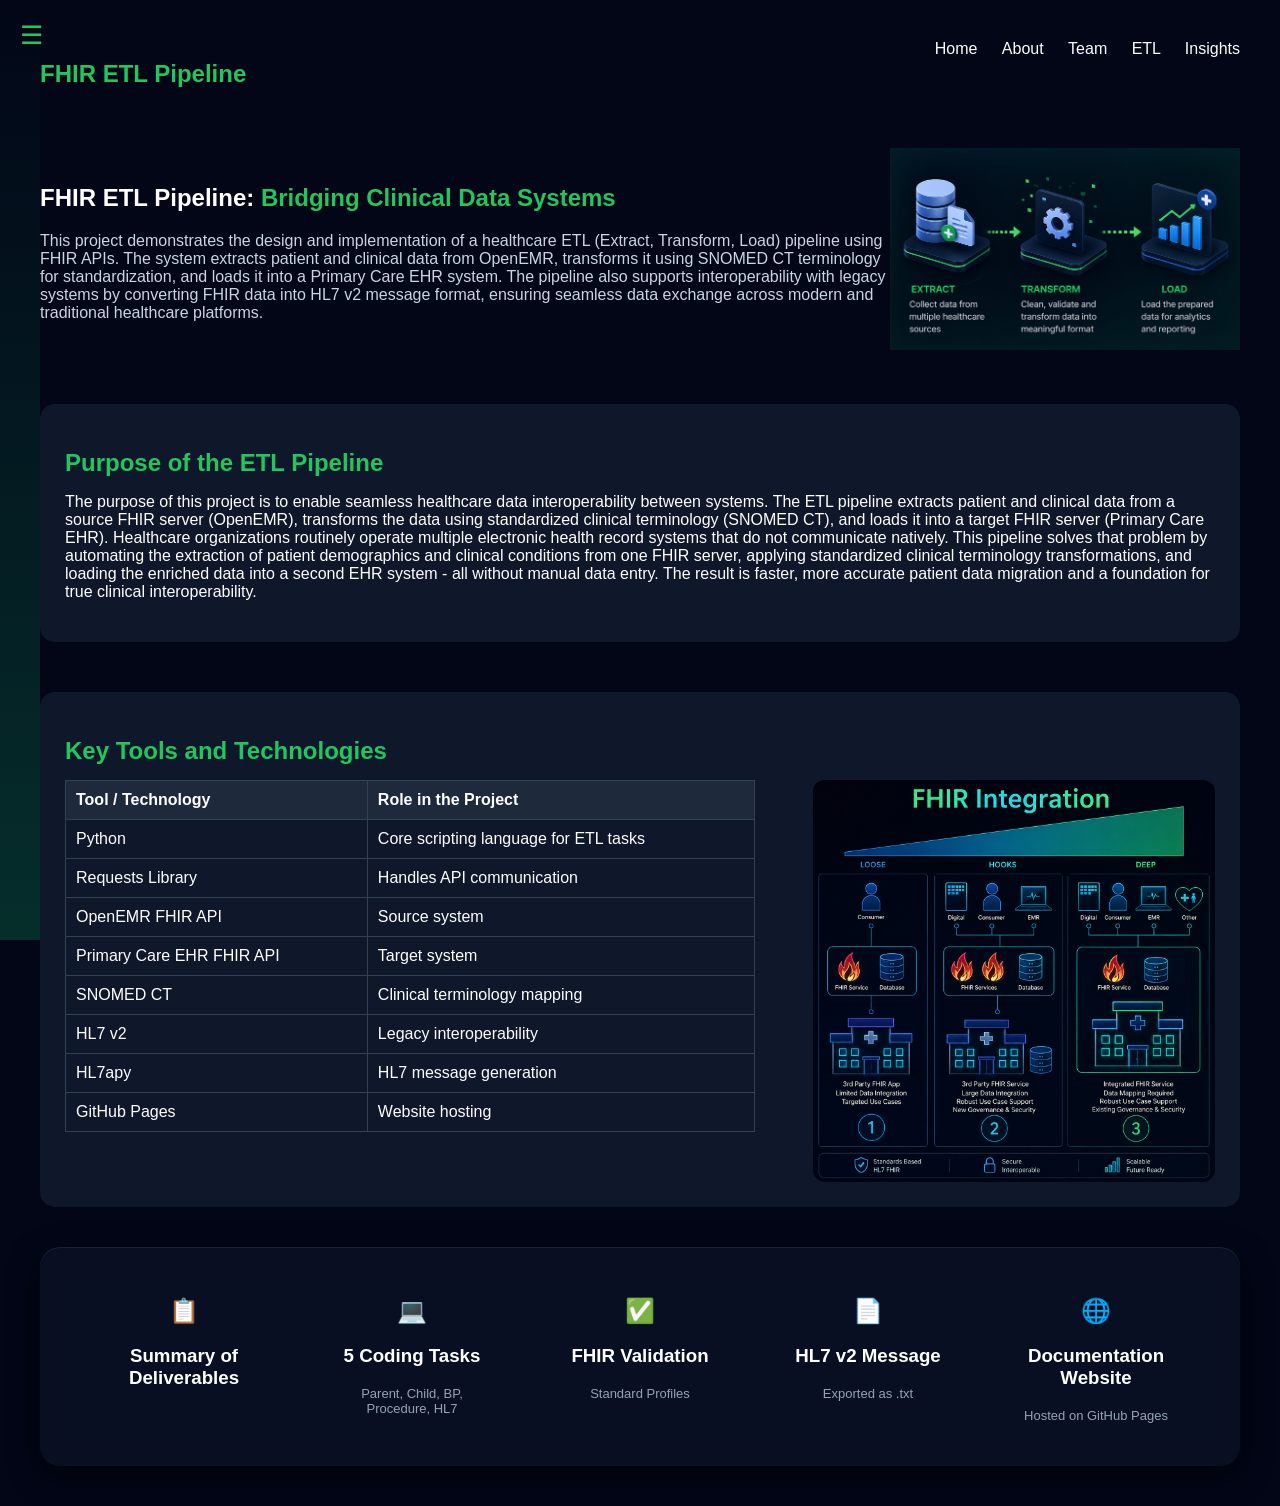
<file: index.html>
<!DOCTYPE html>
<html>
<head>
<meta charset="UTF-8">
<title>FHIR ETL Pipeline</title>

<style>

/* BASE */
body {
    margin:0;
    font-family:Arial;
    background:#020617;
    color:white;
}

/* TOGGLE BUTTON */
#menuToggle {
    position:fixed;
    top:20px;
    left:20px;
    font-size:26px;
    cursor:pointer;
    z-index:1001;
    color:#22c55e;
}

/* SIDEBAR */
.sidebar {
    position:fixed;
    left:-260px;
    top:0;
    width:260px;
    height:100%;
    background: linear-gradient(180deg, #020617, #052e2b);
    padding:20px;
    transition:0.3s;
    z-index:1000;
}

.sidebar.active {
    left:0;
}

.sidebar h2 {
    color:#22c55e;
}

.subtitle {
    font-size:12px;
    color:#94a3af;
    margin-bottom:20px;
}

.nav-section {
    margin-top:15px;
}

.nav-section-title {
    font-weight:bold;
    margin-bottom:5px;
}

.nav-link {
    display:block;
    color:white;
    text-decoration:none;
    padding:5px;
    margin-left:10px;
    font-size:14px;
}

.nav-link:hover {
    color:#22c55e;
}

/* MAIN */
.main {
    transition:0.3s;
    padding:40px;
}

.main.shift {
    margin-left:260px;
}

/* HEADER */
header {
    display:flex;
    justify-content:space-between;
    margin-bottom:40px;
}

header h2 {
    color:#22c55e;
}

nav a {
    margin-left:20px;
    color:white;
    text-decoration:none;
}

nav a:hover {
    color:#22c55e;
}

/* HERO */
.hero {
    display:flex;
    align-items:center;
}

.hero-left {
    flex:1;
}

.hero-left h1 span {
    color:#22c55e;
}

.hero-left p {
    color:#cbd5e1;
}

.hero-right img {
    width:350px;
}

/* SUMMARY */
.summary {
    margin-top:40px;
    padding:30px;
    border-radius:20px;
    background: rgba(15, 23, 42, 0.6);
    backdrop-filter: blur(12px);
    box-shadow:
        0 10px 30px rgba(0,0,0,0.7),
        inset 0 1px 0 rgba(255,255,255,0.08);
    display:flex;
    justify-content:space-around;
    flex-wrap:wrap;
}

.summary-box {
    text-align:center;
    width:160px;
}

.summary-box p {
    font-size:13px;
    color:#94a3b8;
}

/* SECTION */
.section {
    margin-top:50px;
    background:#0f172a;
    padding:25px;
    border-radius:15px;
}

.section h2 {
    color:#22c55e;
    margin-bottom:15px;
}

/* TABLE */
.table {
    width:100%;
    border-collapse:collapse;
}

.table th, .table td {
    border:1px solid #334155;
    padding:10px;
    text-align:left;
}

.table th {
    background:#1e293b;
}

/* FIXED SIDE-BY-SIDE */
.tools-container {
    display:flex;
    justify-content:space-between;
    align-items:flex-start;
    gap:30px;
}

/* FORCE TABLE WIDTH */
.tools-container table {
    width:60%;
}

/* IMAGE FIX */
.tools-container img {
    width:35%;
    max-width:420px;
    border-radius:12px;
    object-fit:contain;
}

/* RESPONSIVE */
@media (max-width:900px) {
    .tools-container {
        flex-direction:column;
    }

    .tools-container table,
    .tools-container img {
        width:100%;
    }
}

</style>
</head>

<body>

<div id="menuToggle" onclick="toggleSidebar()">☰</div>

<div class="sidebar" id="sidebar">

<h2>FHIR ETL PIPELINE</h2>
<p class="subtitle">Bridging Clinical Data Systems</p>

<div class="nav-section">
    <div class="nav-section-title"> HOME</div>
    <a href="index.html" class="nav-link">Project Overview</a>
</div>

<div class="nav-section">
    <div class="nav-section-title"> ETL PIPELINE</div>
    <a href="etl.html" class="nav-link">Extraction</a>
    <a href="etl.html" class="nav-link">Transformation</a>
    <a href="etl.html" class="nav-link">Loading</a>
    <a href="etl.html" class="nav-link">Task 1</a>
    <a href="etl.html" class="nav-link">Task 2</a>
    <a href="etl.html" class="nav-link">Task 3</a>
    <a href="etl.html" class="nav-link">Task 4</a>
    <a href="etl.html" class="nav-link">Task 5</a>
</div>

<div class="nav-section">
    <div class="nav-section-title"> INSIGHTS</div>
    <a href="insights.html" class="nav-link">Key Insights</a>
    <a href="insights.html" class="nav-link">Challanges</a>
    <a href="insights.html" class="nav-link">Lessons Learned</a>
    <a href="insights.html" class="nav-link">Data Visualizations</a>
    <a href="insights.html" class="nav-link">Future Improvements</a>
</div>

<div class="nav-section">
    <div class="nav-section-title"> TEAM</div>
    <a href="team.html" class="nav-link">Team Contribution</a>
</div>

<div class="nav-section">
    <div class="nav-section-title"> ABOUT</div>
    <a href="about.html" class="nav-link">Presentation Content</a>
</div>

</div>

<div class="main">

<header>
<h2>FHIR ETL Pipeline</h2>

<nav>
<a href="index.html">Home</a>
<a href="about.html">About</a>
<a href="team.html">Team</a>
<a href="etl.html">ETL</a>
<a href="insights.html">Insights</a>
</nav>
</header>

<section class="hero">

<div class="hero-left">

<h1>FHIR ETL Pipeline: <span>Bridging Clinical Data Systems</span></h1>

<p>
This project demonstrates the design and implementation of a healthcare ETL (Extract, Transform, Load) pipeline using FHIR APIs.
The system extracts patient and clinical data from OpenEMR, transforms it using SNOMED CT terminology for standardization,
and loads it into a Primary Care EHR system.

The pipeline also supports interoperability with legacy systems by converting FHIR data into HL7 v2 message format,
ensuring seamless data exchange across modern and traditional healthcare platforms.
</p>

</div>

<div class="hero-right">
<img src="images/etl.png">
</div>

</section>

<div class="section">
<h2>Purpose of the ETL Pipeline</h2>
<p>
The purpose of this project is to enable seamless healthcare data interoperability between systems.
The ETL pipeline extracts patient and clinical data from a source FHIR server (OpenEMR),
transforms the data using standardized clinical terminology (SNOMED CT),
and loads it into a target FHIR server (Primary Care EHR).
Healthcare organizations routinely operate multiple electronic health record systems that do not communicate natively.
    This pipeline solves that problem by automating the extraction of patient demographics and clinical conditions
    from one FHIR server, applying standardized clinical terminology transformations, and loading the enriched
    data into a second EHR system - all without manual data entry.
    The result is faster, more accurate patient data migration and a foundation for true clinical interoperability.

</p>
</div>

<!--SECTION -->
<div class="section">
<h2>Key Tools and Technologies</h2>

<div class="tools-container">

<table class="table">
<tr><th>Tool / Technology</th><th>Role in the Project</th></tr>
<tr><td>Python</td><td>Core scripting language for ETL tasks</td></tr>
<tr><td>Requests Library</td><td>Handles API communication</td></tr>
<tr><td>OpenEMR FHIR API</td><td>Source system</td></tr>
<tr><td>Primary Care EHR FHIR API</td><td>Target system</td></tr>
<tr><td>SNOMED CT</td><td>Clinical terminology mapping</td></tr>
<tr><td>HL7 v2</td><td>Legacy interoperability</td></tr>
<tr><td>HL7apy</td><td>HL7 message generation</td></tr>
<tr><td>GitHub Pages</td><td>Website hosting</td></tr>
</table>

<img src="images/fhir_fixed.png" alt="FHIR Integration Diagram">

</div>
</div>

<div class="summary">

<div class="summary-box">
<h2>📋</h2>
<h3>Summary of Deliverables</h3>
</div>

<div class="summary-box">
<h2>💻</h2>
<h3>5 Coding Tasks</h3>
<p>Parent, Child, BP, Procedure, HL7</p>
</div>

<div class="summary-box">
<h2>✅</h2>
<h3>FHIR Validation</h3>
<p>Standard Profiles</p>
</div>

<div class="summary-box">
<h2>📄</h2>
<h3>HL7 v2 Message</h3>
<p>Exported as .txt</p>
</div>

<div class="summary-box">
<h2>🌐</h2>
<h3>Documentation Website</h3>
<p>Hosted on GitHub Pages</p>
</div>

</div>

</div>

<script>
function toggleSidebar() {
    document.getElementById("sidebar").classList.toggle("active");
    document.querySelector(".main").classList.toggle("shift");
}
</script>

</body>
</html>
</file>
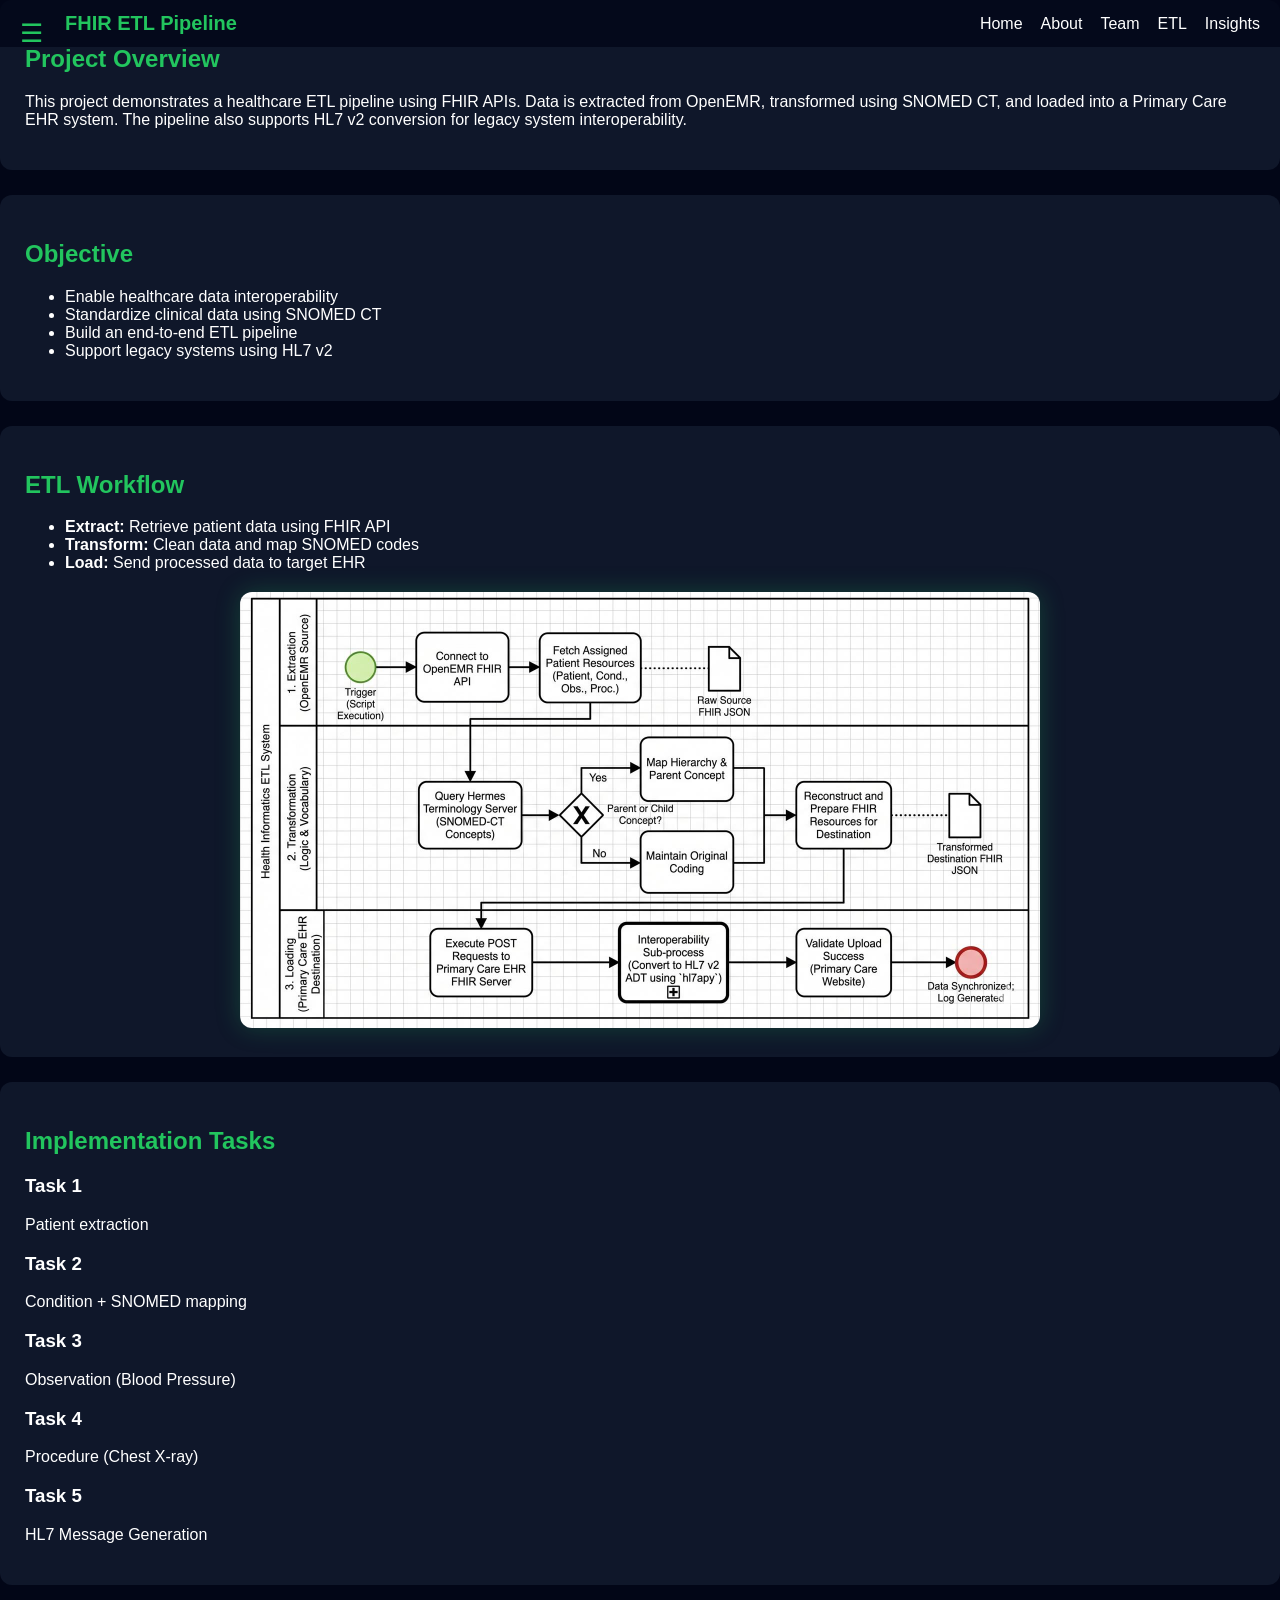
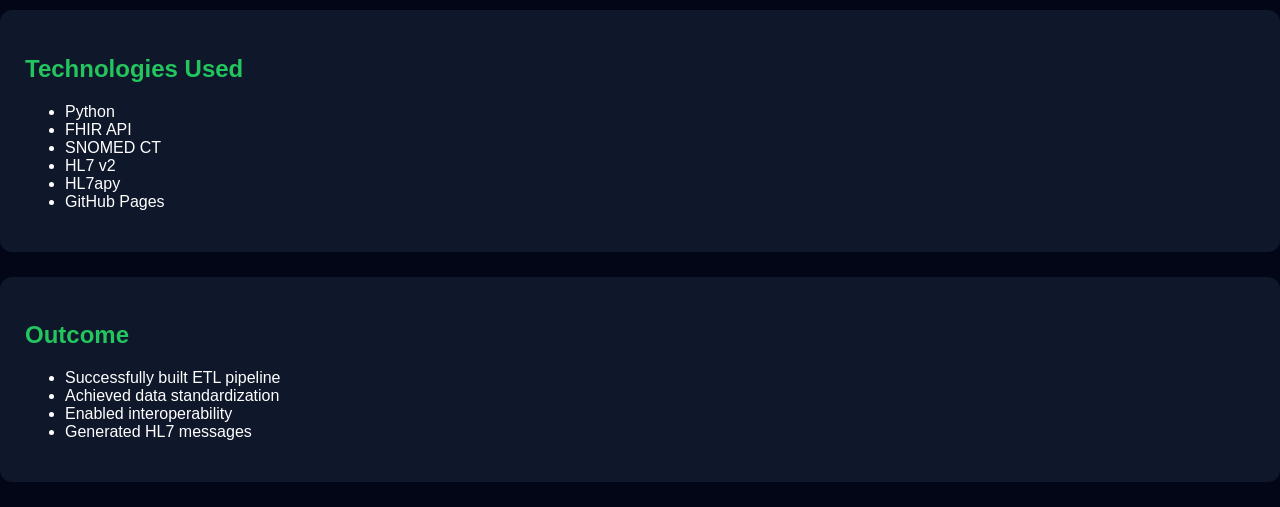
<file: about.html>
<!DOCTYPE html>
<html>
<head>
<meta charset="UTF-8">
<title>About - FHIR ETL Pipeline</title>

<style>
body {
    margin: 0;
    font-family: Arial, sans-serif;
    background: #020617;
    color: white;
    overflow-x: hidden;
}

/* MENU BUTTON */
#menuToggle {
    position: fixed;
    top: 18px;
    left: 20px;
    font-size: 26px;
    cursor: pointer;
    color: #22c55e;
    z-index: 1100;
}

/* HEADER */
.header {
    position: fixed;
    top: 0;
    left: 0;
    width: 100%;

    display: flex;
    align-items: center;
    justify-content: space-between;

    padding: 12px 20px;
    padding-left: 65px;

    background: rgba(2,6,23,0.75);
    backdrop-filter: blur(12px);

    z-index: 999;
    box-sizing: border-box;
}

/* LOGO */
.logo {
    color: #22c55e;
    font-size: 20px;
    font-weight: bold;
}

/* NAV LINKS */
.nav-links {
    display: flex;
    gap: 18px;
}

.nav-links a {
    color: white;
    text-decoration: none;
}

.nav-links a:hover {
    color: #22c55e;
}

/* SIDEBAR */
.sidebar {
    position: fixed;
    top: 0;
    left: -100%;
    width: 260px;
    height: 100%;
    background: linear-gradient(180deg, #022c22, #020617);
    padding: 90px 20px;
    transition: 0.3s;
    z-index: 1000;
}

.sidebar.active {
    left: 0;
}

.sidebar a {
    display: block;
    padding: 12px;
    margin-bottom: 10px;
    border-radius: 25px;
    border: 1px solid #22c55e;
    color: white;
    text-decoration: none;
}

/* OVERLAY */
.overlay {
    position: fixed;
    width: 100%;
    height: 100%;
    background: rgba(0,0,0,0.5);
    display: none;
    z-index: 900;
}

.overlay.active {
    display: block;
}

/* MAIN */
.main {
    padding: 120px 60px;
}

/* CARDS */
.card {
    background: #0f172a;
    padding: 25px;
    border-radius: 12px;
    margin-bottom: 25px;
}

h2 {
    color: #22c55e;
}
</style>
</head>

<body>

<!-- MENU -->
<div id="menuToggle" onclick="openMenu()">☰</div>

<!-- SIDEBAR -->
<div class="sidebar" id="sidebar">
    <h2>FHIR ETL PIPELINE</h2>
    <a href="index.html">Home</a>
    <a href="etl.html">ETL</a>
    <a href="insights.html">Insights</a>
    <a href="team.html">Team</a>
    <a href="about.html">About</a>
</div>

<!-- OVERLAY -->
<div class="overlay" id="overlay" onclick="closeMenu()"></div>

<!-- HEADER -->
<div class="header">
    <div class="logo">FHIR ETL Pipeline</div>
    <div class="nav-links">
        <a href="index.html">Home</a>
        <a href="about.html">About</a>
        <a href="team.html">Team</a>
        <a href="etl.html">ETL</a>
        <a href="insights.html">Insights</a>
    </div>
</div>


</div>

<script>
function openMenu() {
    document.getElementById("sidebar").classList.add("active");
    document.getElementById("overlay").classList.add("active");
}

function closeMenu() {
    document.getElementById("sidebar").classList.remove("active");
    document.getElementById("overlay").classList.remove("active");
}

window.addEventListener("scroll", closeMenu);
</script>

</body>
</html>
<!-- OVERVIEW -->
<div class="card">
<h2> Project Overview</h2>
<p>
This project demonstrates a healthcare ETL pipeline using FHIR APIs.
Data is extracted from OpenEMR, transformed using SNOMED CT, and loaded into a Primary Care EHR system.
The pipeline also supports HL7 v2 conversion for legacy system interoperability.
</p>
</div>

<!-- OBJECTIVE -->
<div class="card">
<h2> Objective</h2>
<ul>
<li>Enable healthcare data interoperability</li>
<li>Standardize clinical data using SNOMED CT</li>
<li>Build an end-to-end ETL pipeline</li>
<li>Support legacy systems using HL7 v2</li>
</ul>
</div>

<!-- ETL FLOW -->
<div class="card">
<h2> ETL Workflow</h2>

<ul>
<li><b>Extract:</b> Retrieve patient data using FHIR API</li>
<li><b>Transform:</b> Clean data and map SNOMED codes</li>
<li><b>Load:</b> Send processed data to target EHR</li>
</ul>

<!--IMAGE -->
<div style="text-align:center; margin-top:20px;">
<img src="images/pipeline.png" style="
    width:100%;
    max-width:800px;
    border-radius:12px;
    box-shadow:0 0 25px rgba(34,197,94,0.25);
">
</div>

</div>

<!-- TASKS -->
<div class="card">
<h2> Implementation Tasks</h2>

<div class="grid">

<div>
<h3>Task 1</h3>
<p>Patient extraction</p>
</div>

<div>
<h3>Task 2</h3>
<p>Condition + SNOMED mapping</p>
</div>

<div>
<h3>Task 3</h3>
<p>Observation (Blood Pressure)</p>
</div>

<div>
<h3>Task 4</h3>
<p>Procedure (Chest X-ray)</p>
</div>

<div>
<h3>Task 5</h3>
<p>HL7 Message Generation</p>
</div>

</div>

</div>

<!-- TECHNOLOGY -->
<div class="card">
<h2> Technologies Used</h2>
<ul>
<li>Python</li>
<li>FHIR API</li>
<li>SNOMED CT</li>
<li>HL7 v2</li>
<li>HL7apy</li>
<li>GitHub Pages</li>
</ul>
</div>

<!-- OUTCOME -->
<div class="card">
<h2> Outcome</h2>
<ul>
<li>Successfully built ETL pipeline</li>
<li>Achieved data standardization</li>
<li>Enabled interoperability</li>
<li>Generated HL7 messages</li>
</ul>
</div>

</div>

</body>
</html>
</file>
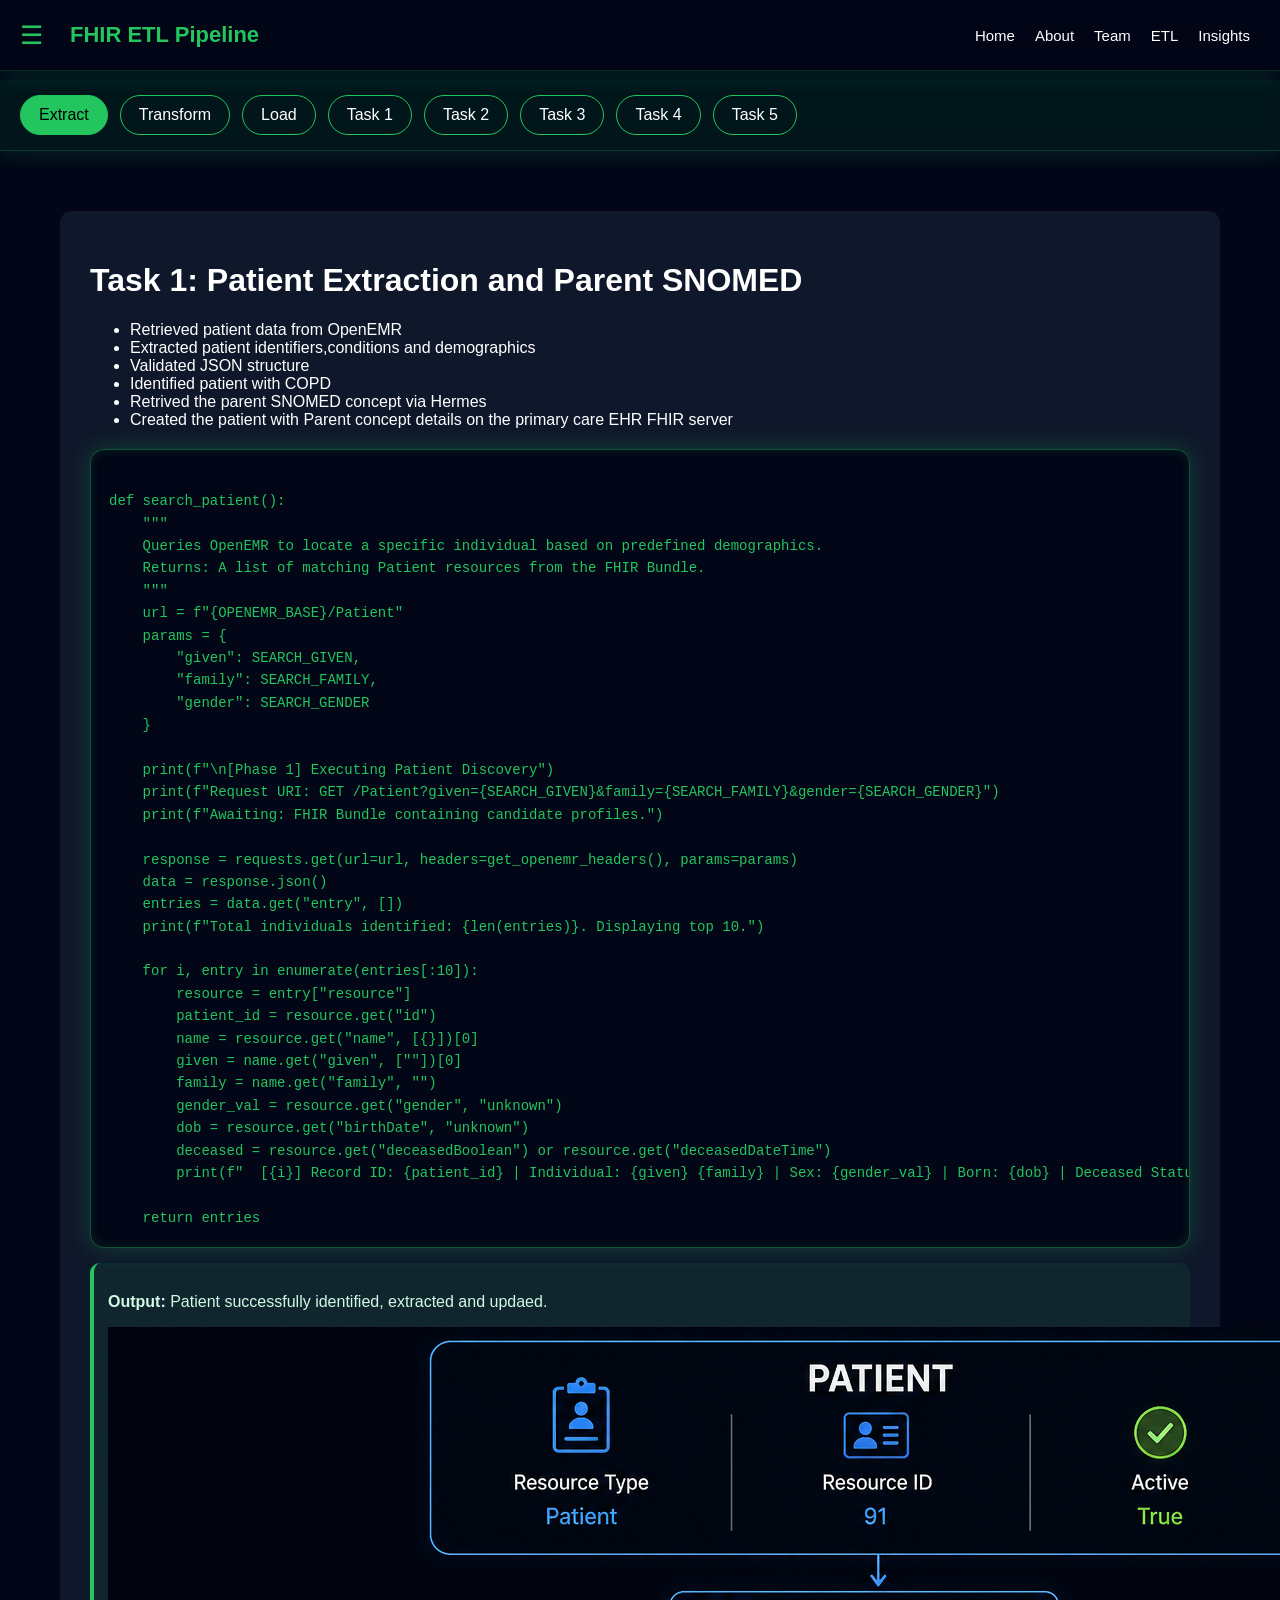
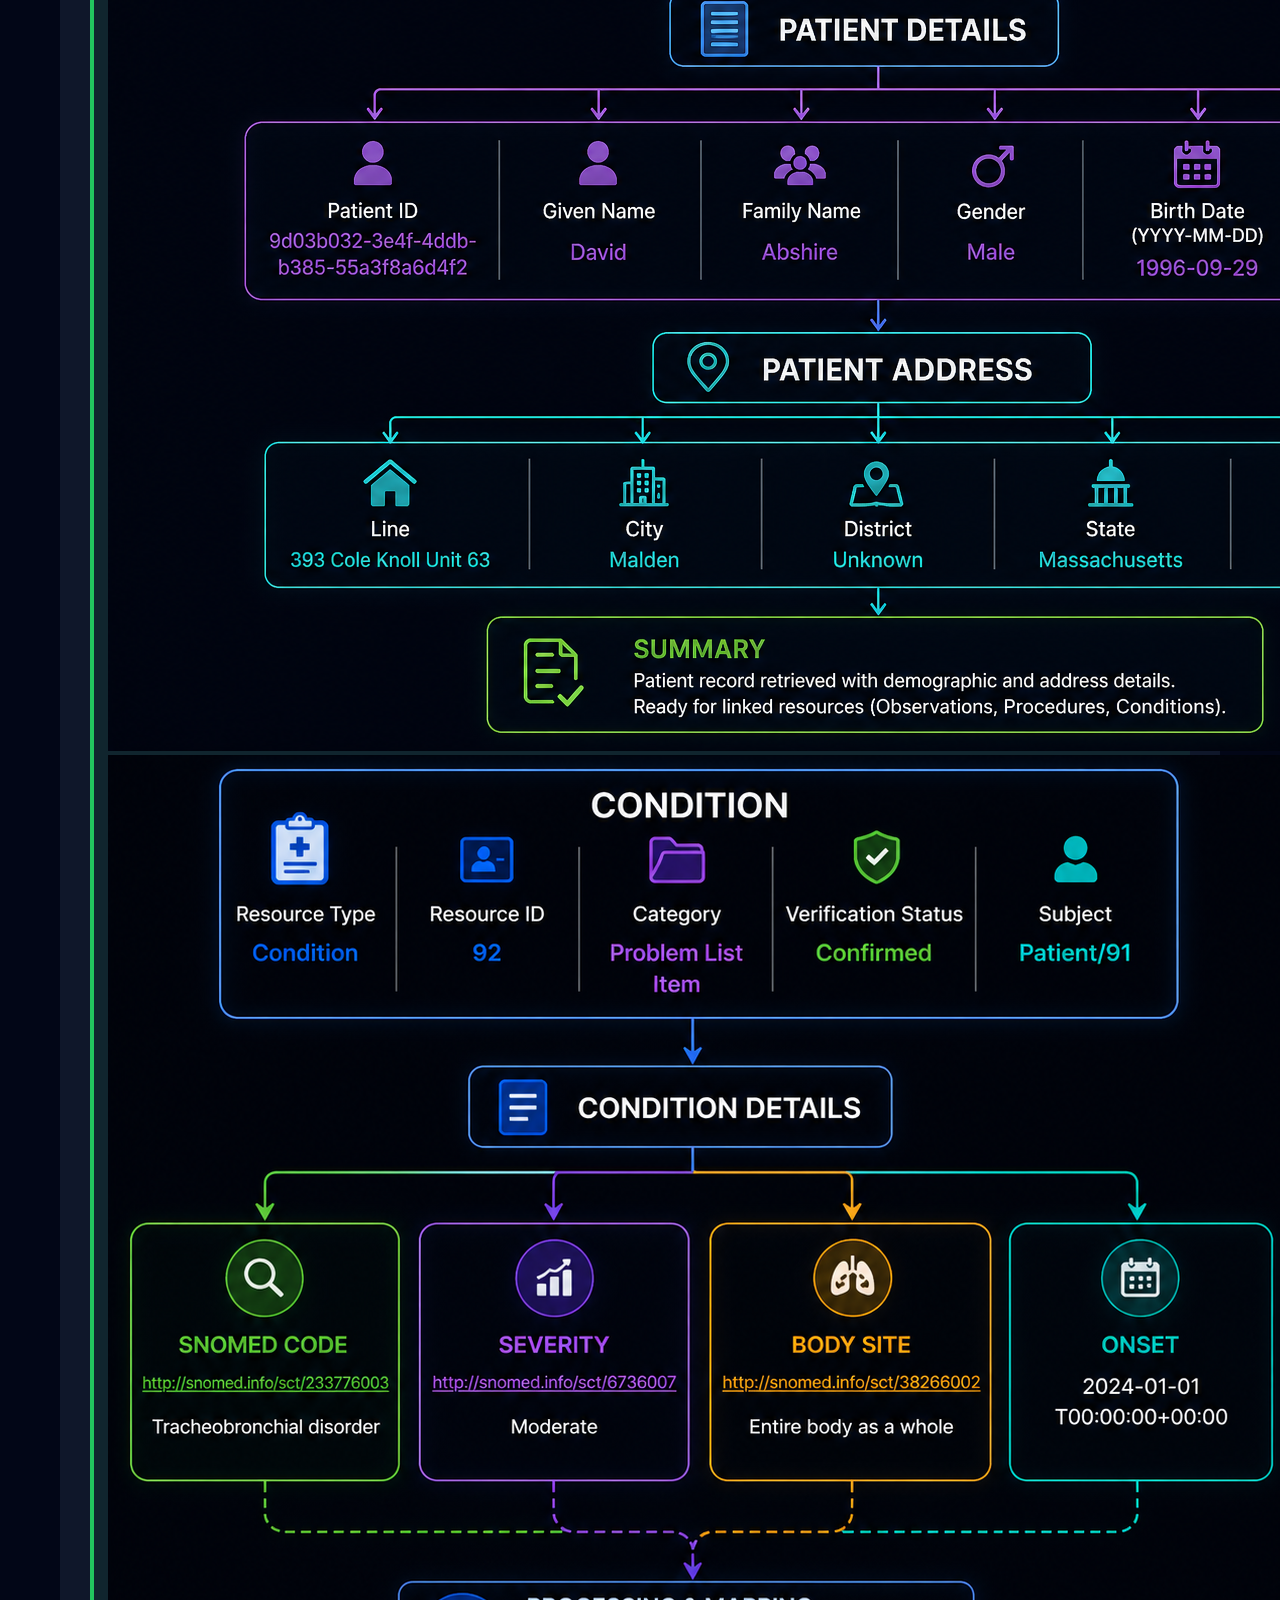
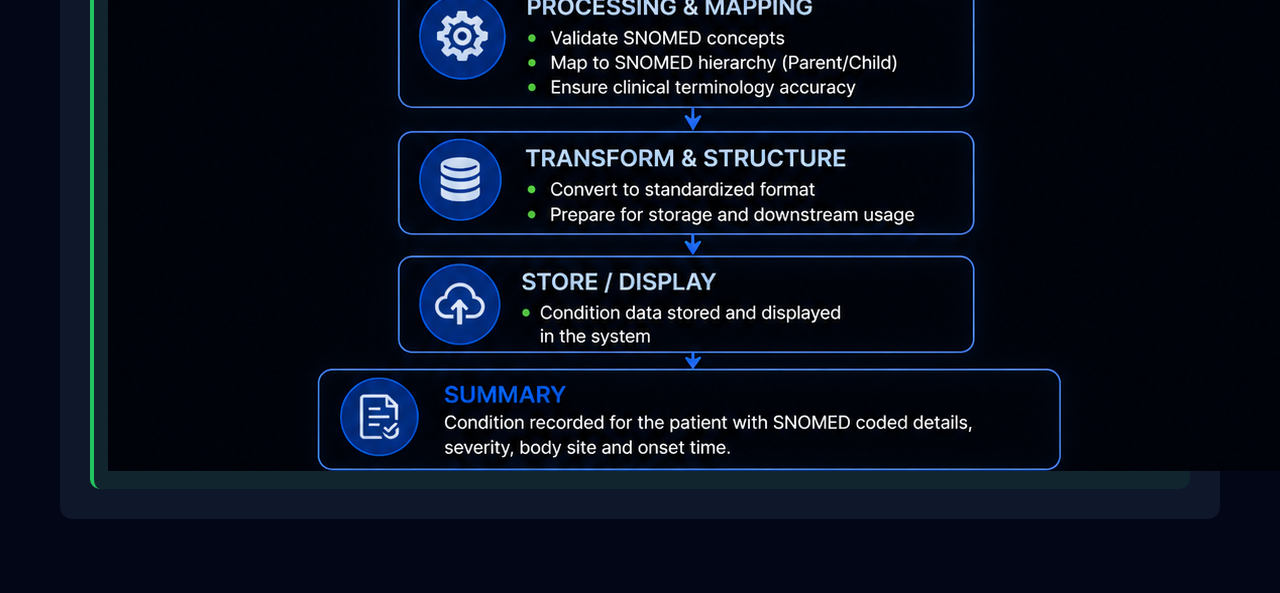
<file: etl.html>
<!DOCTYPE html>
<html>
<head>
<meta charset="UTF-8">
<title>FHIR ETL Pipeline - ETL</title>

<style>
body {
    margin: 0;
    font-family: Arial, sans-serif;
    background: #020617;
    color: white;
}

/*MENU BUTTON*/
#menuToggle {
    position: fixed;
    top: 20px;
    left: 20px;
    font-size: 26px;
    cursor: pointer;
    color: #22c55e;
    z-index: 1100;
}
    font-size: 26px;
    cursor: pointer;
    color: #22c55e;
    z-index: 1100;
}

/*OVERLAY*/
.overlay {
    position: fixed;
    top: 0;
    left: 0;
    width: 100%;
    height: 100%;
    background: rgba(0,0,0,0.5);
    backdrop-filter: blur(6px);
    display: none;
    z-index: 900;
}
.overlay.active {
    display: block;
}

/*NAVBAR*/
.top-nav {
    position: fixed;
    top: 0;
    left: 0;
    right: 0;
    height: 70px;

    display: flex;
    align-items: center;
    justify-content: space-between;

    padding: 0 30px 0 70px;
    z-index: 999;

    /*glossy glass */
    background: rgba(2,6,23,0.6);
    backdrop-filter: blur(14px);

    border-bottom: 1px solid rgba(34,197,94,0.2);
    box-shadow: 0 4px 25px rgba(34,197,94,0.15);

    overflow: hidden;
}

/* TITLE */
.nav-left {
    font-size: 22px;
    font-weight: bold;
    color: #22c55e;
    white-space: nowrap;
}

/* RIGHT LINKS */
.nav-right {
    display: flex;
    align-items: center;
    gap: 20px;

    margin-left: auto;
}

.nav-right a {
    color: white;
    text-decoration: none;
    font-size: 15px;
    transition: 0.3s;
    white-space: nowrap;
}

.nav-right a:hover {
    color: #22c55e;
    text-shadow: 0 0 6px #22c55e;
}

/*SIDEBAR*/
.sidebar {
    position: fixed;
    top: 0;
    left: -100%;
    width: 260px;
    height: 100%;
    background: linear-gradient(180deg, #022c22, #020617);
    padding: 90px 20px;
    transition: 0.3s;
    z-index: 1000;
}

.sidebar.active {
    left: 0;
}

/*SIDEBAR LINKS*/
.sidebar h2 {
    color: #22c55e;
}

.sidebar a {
    display: block;
    padding: 12px;
    margin-bottom: 10px;
    border-radius: 25px;
    border: 1px solid #22c55e;
    color: white;
    text-decoration: none;
}

.sidebar a:hover {
    background: #22c55e;
    color: black;
}

.sidebar a.active {
    background: #22c55e;
    color: black;
}

/*ETL TOP BAR(GLOSSY)*/
.etl-bar {
    margin-top: 80px;
    padding: 15px 20px;
    display: flex;
    gap: 12px;
    overflow-x: auto;

    background: rgba(2,44,34,0.45);
    backdrop-filter: blur(12px);

    border-bottom: 1px solid rgba(34,197,94,0.2);
    box-shadow: 0 4px 20px rgba(34,197,94,0.15);
}

.etl-bar a {
    padding: 10px 18px;
    border-radius: 25px;
    border: 1px solid #22c55e;
    color: white;
    text-decoration: none;
    white-space: nowrap;
    transition: 0.3s;
}

.etl-bar a:hover {
    background: #22c55e;
    color: black;
}

.etl-bar a.active {
    background: #22c55e;
    color: black;
}

/*MAIN*/
.main {
    padding: 40px 60px;
}

/*TASK*/
.task {
    display: none;
}

.task.active {
    display: block;
}

.task-box {
    background: #0f172a;
    padding: 30px;
    border-radius: 12px;
    margin-top: 20px;
}
/*CODE BLOCK*/
.code-box {
    margin-top: 20px;
    border-radius: 14px;
    padding: 18px;
    overflow-x: auto;

    background: linear-gradient(145deg, #020617, #020617);
    backdrop-filter: blur(10px);

    border: 1px solid rgba(34,197,94,0.4);

    box-shadow:
        0 0 25px rgba(34,197,94,0.25),
        inset 0 0 12px rgba(34,197,94,0.15);
}

/* CODE TEXT */
.code-box pre {
    margin: 0;
    font-size: 14px;
    line-height: 1.6;
    color: #22c55e;
    font-family: "Courier New", monospace;
}

/*OUTPUT BOX*/
.output-box {
    margin-top: 15px;
    padding: 14px;
    border-radius: 10px;

    background: rgba(34,197,94,0.08);
    border-left: 4px solid #22c55e;

    color: #d1fae5;
    font-weight: 500;
}

/* OPTIONAL TITLE */
.code-title {
    margin-top: 25px;
    color: #22c55e;
    font-weight: bold;
}
    <script>
function openMenu() {
    document.getElementById("sidebar").classList.add("active");
    document.getElementById("overlay").classList.add("active");
}

function closeMenu() {
    document.getElementById("sidebar").classList.remove("active");
    document.getElementById("overlay").classList.remove("active");
}
</script>
</style>
</head>

<body>

<!--MENU BUTTON -->
<div id="menuToggle" onclick="openMenu()">☰</div>

<!--OVERLAY -->
<div id="overlay" class="overlay" onclick="closeMenu()"></div>

<!--NAVBAR -->
<header class="top-nav">

    <div class="nav-left">FHIR ETL Pipeline</div>

    <div class="nav-right">
        <a href="index.html">Home</a>
        <a href="about.html">About</a>
        <a href="team.html">Team</a>
        <a href="etl.html">ETL</a>
        <a href="insights.html">Insights</a>
    </div>

</header>

<!-- SIDEBAR -->
<div class="sidebar" id="sidebar">

    <h2>FHIR ETL PIPELINE</h2>

    <a href="index.html" onclick="closeMenu()">Home</a>
    <a href="etl.html" onclick="closeMenu()"> ETL</a>
    <a href="insights.html" onclick="closeMenu()"> Insights</a>
    <a href="team.html" onclick="closeMenu()"> Team</a>
    <a href="about.html" onclick="closeMenu()"> About</a>

</div>

<!-- ETL BAR -->
<div class="etl-bar">

    <a href="#" onclick="showTask(event,'extract')" class="active"> Extract</a>
    <a href="#" onclick="showTask(event,'transform')"> Transform</a>
    <a href="#" onclick="showTask(event,'load')"> Load</a>

    <a href="#" onclick="showTask(event,'task1')">Task 1</a>
    <a href="#" onclick="showTask(event,'task2')">Task 2</a>
    <a href="#" onclick="showTask(event,'task3')">Task 3</a>
    <a href="#" onclick="showTask(event,'task4')">Task 4</a>
    <a href="#" onclick="showTask(event,'task5')">Task 5</a>

</div>

<!-- MAIN -->
<div class="main">



<!-- EXTRACT -->
<div id="extract" class="task task-box">
<h1> Extract Phase</h1>

<p>
The extraction phase retrieves raw healthcare data from the OpenEMR system using FHIR APIs.
This step is critical because it ensures that all patient-related information is collected in a structured format.
</p>

<ul>
<li>Established connection to OpenEMR FHIR server</li>
<li>Authenticated API requests using access tokens</li>
<li>Fetched Patient resources using HTTP GET requests</li>
<li>Handled JSON response parsing</li>
<li>Filtered relevant patient data using query parameters</li>
<li>Validated API response status and structure</li>
</ul>

<h3 class="code-title">Code</h3>

<div class="code-box">
<pre><code>
import requests

def get_access_token():
    """Extracts the authorization token from the local JSON file."""
    with open(data_dir / "access_token.json", "r") as f:
        return json.load(f).get("access_token")


def get_openemr_headers():
    return {
        "Authorization": f"Bearer {get_access_token()}",
        "Accept": "application/json"
    }


def get_primary_care_headers():
    return {
        "Content-Type": "application/fhir+json",
        "Accept": "application/fhir+json"
    }
</code></pre>
</div>

<div class="output-box">

<p><b>Outcome:</b> Successfully retrieved structured patient data for further processing.</p>
    </div>

<div style="margin-top:25px; text-align:center;">

    <img src="images/pipeline.png" alt="ETL Pipeline Diagram" style="
        display:block;
        margin:0 auto;
        width:100%;
        max-width:900px;
        border-radius:14px;

        /* glossy glass look */
        background: rgba(255,255,255,0.03);
        backdrop-filter: blur(12px);
        padding:14px;

        /* glow */
        box-shadow:
            0 0 35px rgba(34,197,94,0.35),
            inset 0 0 15px rgba(255,255,255,0.06);

        /* adapt light image to dark theme */
        filter: invert(1) hue-rotate(180deg) contrast(1.1);

        transition: transform 0.3s ease, box-shadow 0.3s ease;
    "

    onmouseover="
        this.style.transform='scale(1.04)';
        this.style.boxShadow='0 0 45px rgba(34,197,94,0.5), inset 0 0 20px rgba(255,255,255,0.08)';
    "

    onmouseout="
        this.style.transform='scale(1)';
        this.style.boxShadow='0 0 35px rgba(34,197,94,0.35), inset 0 0 15px rgba(255,255,255,0.06)';
    "
    >

    <p style="margin-top:10px; font-size:13px; color:#94a3b8;">
        End-to-end ETL pipeline: Extraction → Transformation → Loading with FHIR & HL7 interoperability
    </p>

</div>
</div>

<!-- TRANSFORM -->
<div id="transform" class="task task-box">
<h1> Transform Phase</h1>

<p>
In this phase, raw FHIR data is cleaned, standardized, and enriched using SNOMED CT terminology.
This ensures interoperability and semantic consistency.
</p>

<ul>
<li>Removed incomplete or inconsistent data</li>
<li>Mapped clinical conditions using SNOMED CT codes</li>
<li>Created parent-child relationships for diseases</li>
<li>Structured JSON into standardized format</li>
<li>Prepared data for downstream systems</li>
</ul>

<div class="code-box">
<pre><code>
def search_snomed_by_text(search_term):
    """
    Resolve a free-text clinical string to a SNOMED CT concept via Hermes.
    Constraint '<404684003' limits results to Clinical Findings.
    Returns: (conceptId, preferredTerm)
    """
    print(f"\n  [Hermes] Text search: '{search_term}'")
    response = requests.get(
        f"{HERMES_BASE}/search",
        params={"s": search_term, "constraint": "<404684003", "maxHits": 1}
    )
    data  = response.json()
    items = data if isinstance(data, list) else data.get("items", [])

    if not items:
        print("  [Hermes] No match found.")
        return None, None

    concept_id     = items[0].get("conceptId") or items[0].get("id")
    preferred_term = items[0].get("preferredTerm") or items[0].get("term", search_term)

    print(f"  [Hermes] Matched concept : {concept_id} | {preferred_term}")
    print("\n  [=== Raw Hermes JSON Payload ===]")
    print(json.dumps(data, indent=4))
    print("  [=]\n")

    return concept_id, preferred_term
</code></pre>
</div>
<div class="output-box">
<p><b>Outcome:</b> Data transformed into clinically meaningful and standardized format.</p>

</div>
    </div>


<!-- LOAD -->
<div id="load" class="task task-box">
<h1> Load Phase</h1>

<p>
The load phase inserts transformed data into the target EHR system, ensuring accessibility and interoperability.
</p>

<ul>
<li>Used HTTP POST requests to send data</li>
<li>Ensured compliance with FHIR resource structure</li>
<li>Validated response from target system</li>
<li>Handled success and error cases</li>
<li>Stored processed data for clinical use</li>
</ul>

<div class="code-box">
<pre><code>
response = requests.post(
        url=f"{PRIMARY_CARE_BASE}/Patient",
        headers=get_primary_care_headers(),
        json=patient_payload
    )
    created = response.json()
    patient_id = created.get("id")
    print(f"Transfer successful. New Local ID assigned: {patient_id}")

    with open(data_dir / "patient.json", "w") as f:
        json.dump(patient_payload, f, indent=4)
    print(f"Resource cached locally at: data/patient.json")

    with open(data_dir / "task1_patient_id.json", "w") as f:
        json.dump({"patient_id": patient_id}, f, indent=4)

    return patient_id, patient_payload
</code></pre>
</div>
<div class="output-box">

<p><b>Outcome:</b> Data successfully stored in target system.</p>
    </div>
</div>

<!-- TASK 1 -->
<div id="task1" class="task task-box active">
<h1>Task 1: Patient Extraction and Parent SNOMED</h1>

<ul>
<li>Retrieved patient data from OpenEMR</li>
<li>Extracted patient identifiers,conditions and demographics</li>
<li>Validated JSON structure</li>
<li>Identified patient with COPD</li>
<li>Retrived the parent SNOMED concept via Hermes</li>
<li>Created the patient with Parent concept details on the primary care EHR FHIR server</li>
</ul>

<div class="code-box">
<pre><code>
def search_patient():
    """
    Queries OpenEMR to locate a specific individual based on predefined demographics.
    Returns: A list of matching Patient resources from the FHIR Bundle.
    """
    url = f"{OPENEMR_BASE}/Patient"
    params = {
        "given": SEARCH_GIVEN,
        "family": SEARCH_FAMILY,
        "gender": SEARCH_GENDER
    }

    print(f"\n[Phase 1] Executing Patient Discovery")
    print(f"Request URI: GET /Patient?given={SEARCH_GIVEN}&family={SEARCH_FAMILY}&gender={SEARCH_GENDER}")
    print(f"Awaiting: FHIR Bundle containing candidate profiles.")

    response = requests.get(url=url, headers=get_openemr_headers(), params=params)
    data = response.json()
    entries = data.get("entry", [])
    print(f"Total individuals identified: {len(entries)}. Displaying top 10.")

    for i, entry in enumerate(entries[:10]):
        resource = entry["resource"]
        patient_id = resource.get("id")
        name = resource.get("name", [{}])[0]
        given = name.get("given", [""])[0]
        family = name.get("family", "")
        gender_val = resource.get("gender", "unknown")
        dob = resource.get("birthDate", "unknown")
        deceased = resource.get("deceasedBoolean") or resource.get("deceasedDateTime")
        print(f"  [{i}] Record ID: {patient_id} | Individual: {given} {family} | Sex: {gender_val} | Born: {dob} | Deceased Status: {deceased}")

    return entries
</code></pre>
</div>
<div class="output-box">

<p><b>Output:</b> Patient successfully identified, extracted and updaed. </p>
    <img src="images/T%201%20pt%20details.png">
    <img src="images/t%201%20parent.png">
    </div>
</div>

<!-- TASK 2 -->
<div id="task2" class="task task-box">
<h1>Task 2: Child Condition Mapping</h1>

<ul>
<li>Using the same patient and retrived the patient from OpenEMR</li>
<li>Retrived the child condition for COPD using SNOMED CT via Hermes</li>
<li>Identified related child conditions</li>
<li>Established hierarchical relationships</li>
<li>Ensured clinical terminology consistency</li>
<li>Created the patient with child concept details on the primary care EHR FHIR server</li>
</ul>

<div class="code-box">
<pre><code>
def search_snomed_by_text(search_term):
    """
    Resolve a free-text clinical string to a SNOMED CT concept via Hermes.
    Constraint '<404684003' limits results to Clinical Findings.
    Returns: (conceptId, preferredTerm)
    """
    print(f"\n  [Hermes] Text search: '{search_term}'")
    response = requests.get(
        f"{HERMES_BASE}/search",
        params={"s": search_term, "constraint": "<404684003", "maxHits": 1}
    )
    data  = response.json()
    items = data if isinstance(data, list) else data.get("items", [])

    if not items:
        print("  [Hermes] No match found.")
        return None, None

    concept_id     = items[0].get("conceptId") or items[0].get("id")
    preferred_term = items[0].get("preferredTerm") or items[0].get("term", search_term)

    print(f"  [Hermes] Matched concept : {concept_id} | {preferred_term}")
    print("\n  [=== Raw Hermes JSON Payload ===]")
    print(json.dumps(data, indent=4))
    print("  [==]\n")

    return concept_id, preferred_term

print(parent, "->", children)
</code></pre>
</div>
<div class="output-box">

<p><b>Output:</b> Condition hierarchy created successfully.</p>
    <img src="images/t%202%20child.png">
    </div>
</div>

<!-- TASK 3 -->
<div id="task3" class="task task-box">
<h1>Task 3: BP Observation</h1>

<ul>
<li>Created a Blood pressure FHIR observation for the existing patient on the Primary Care EHR</li>
<li>Added blood pressure values</li>
<li>Used FHIR Observation resource format</li>
<li>Validated measurement data</li>
</ul>

<div class="code-box">
<pre><code>
BP_PANEL_CODE     = "55284-4"
BP_SYSTOLIC_CODE  = "8480-6"
BP_DIASTOLIC_CODE = "8462-4"
LOINC_SYSTEM      = "http://loinc.org"
UCUM_SYSTEM       = "http://unitsofmeasure.org"

# SNOMED body site — Left arm  368209003
SNOMED_SYSTEM     = "http://snomed.info/sct"
BODY_SITE_CODE    = "368208006"
BODY_SITE_DISPLAY = "Left arm"

# Interpretation code system
INTERP_SYSTEM = "http://terminology.hl7.org/CodeSystem/v3-ObservationInterpretation"
</code></pre>
</div>
<div class="output-box">

<p><b>Output:</b> Observation data successfully recorded.</p>
    <img src="images/T%203%20obbp.png">
    </div>
</div>

<!-- TASK 4 -->
<div id="task4" class="task task-box">
<h1>Task 4:Chest x-ray Procedure</h1>

<ul>
<li>Created a medical procedure (Chest X-ray) for the same patient and post it to the primary care EHR</li>
<li>Used FHIR Procedure resource</li>
<li>Stored procedure status and details</li>
<li>Validated procedure data structure</li>
</ul>

<div class="code-box">
<pre><code>
procedure = {
    "name": "Chest X-ray",
    "status": "completed"
}

print(procedure)
</code></pre>
</div>
<div class="output-box">

<p><b>Output:</b> Procedure successfully recorded.</p>
    <img src="images/task%204%20procedure.png">
    <img src="images/radiology%20workflow.png">
    </div>
</div>

<!-- TASK 5 -->
<div id="task5" class="task task-box">
<h1>Task 5: HL7 Message</h1>

<ul>
<li>Retrived the patient and condition from the Open EMR</li>
<li>Mapped the SNOMED code to ICD-10</li>
<li>Converted FHIR data into HL7 v2 format</li>
<li>Generated MSH and PID segments</li>
<li>Ensured compatibility with legacy systems</li>
<li>Exported HL7 message as text file</li>
<li>Generated an HL7 ADT_A01 message using hl7apy for interoperability</li>
</ul>

<div class="code-box">
<pre><code>
MSH|^~\&|OpenEMR|LudyHospital|PrimaryCare|System|20260428002841||ADT^A01|MSG20260428002841|P|2.5
PID|1||9d03b032-3e4f-4ddb-b385-55a3f8a6d4f2^^^OpenEMR^MR||Abshire^David^^^||19960929|M|||393 Cole Knoll Unit 63^^Malden^Massachusetts^02155^USA
PV1|1|O|Clinic^Room1^Bed1|||12345^Abshire^David^^^Dr||||||||||V20260428002841
OBX|1|NM|55284-4^Blood pressure^LN||120/80|mm[Hg]|90-120/60-80||||F|||20260428002841
DG1|1||J44.9^Chronic obstructive pulmonary disease^I10|Chronic obstructive pulmonary disease|20260428002841|A
</code></pre>
</div>

<div class="output-box">
<p><b>Output:</b> HL7 message generated and ready for transmission.</p>
    <img src="images/t%205%20hl7.png">
    <img src="images/hl7%201.png">
    <img src="images/hl7%202.png">

</div>


</div>

<script>
function openMenu(){
document.getElementById("sidebar").classList.add("active");
document.getElementById("overlay").classList.add("active");
}
function closeMenu(){
document.getElementById("sidebar").classList.remove("active");
document.getElementById("overlay").classList.remove("active");
}
function showTask(e,id){
document.querySelectorAll(".task").forEach(t=>t.classList.remove("active"));
document.getElementById(id).classList.add("active");
document.querySelectorAll(".sidebar a").forEach(a=>a.classList.remove("active"));
e.target.classList.add("active");
closeMenu();
}
</script>

</body>
</html>
</file>
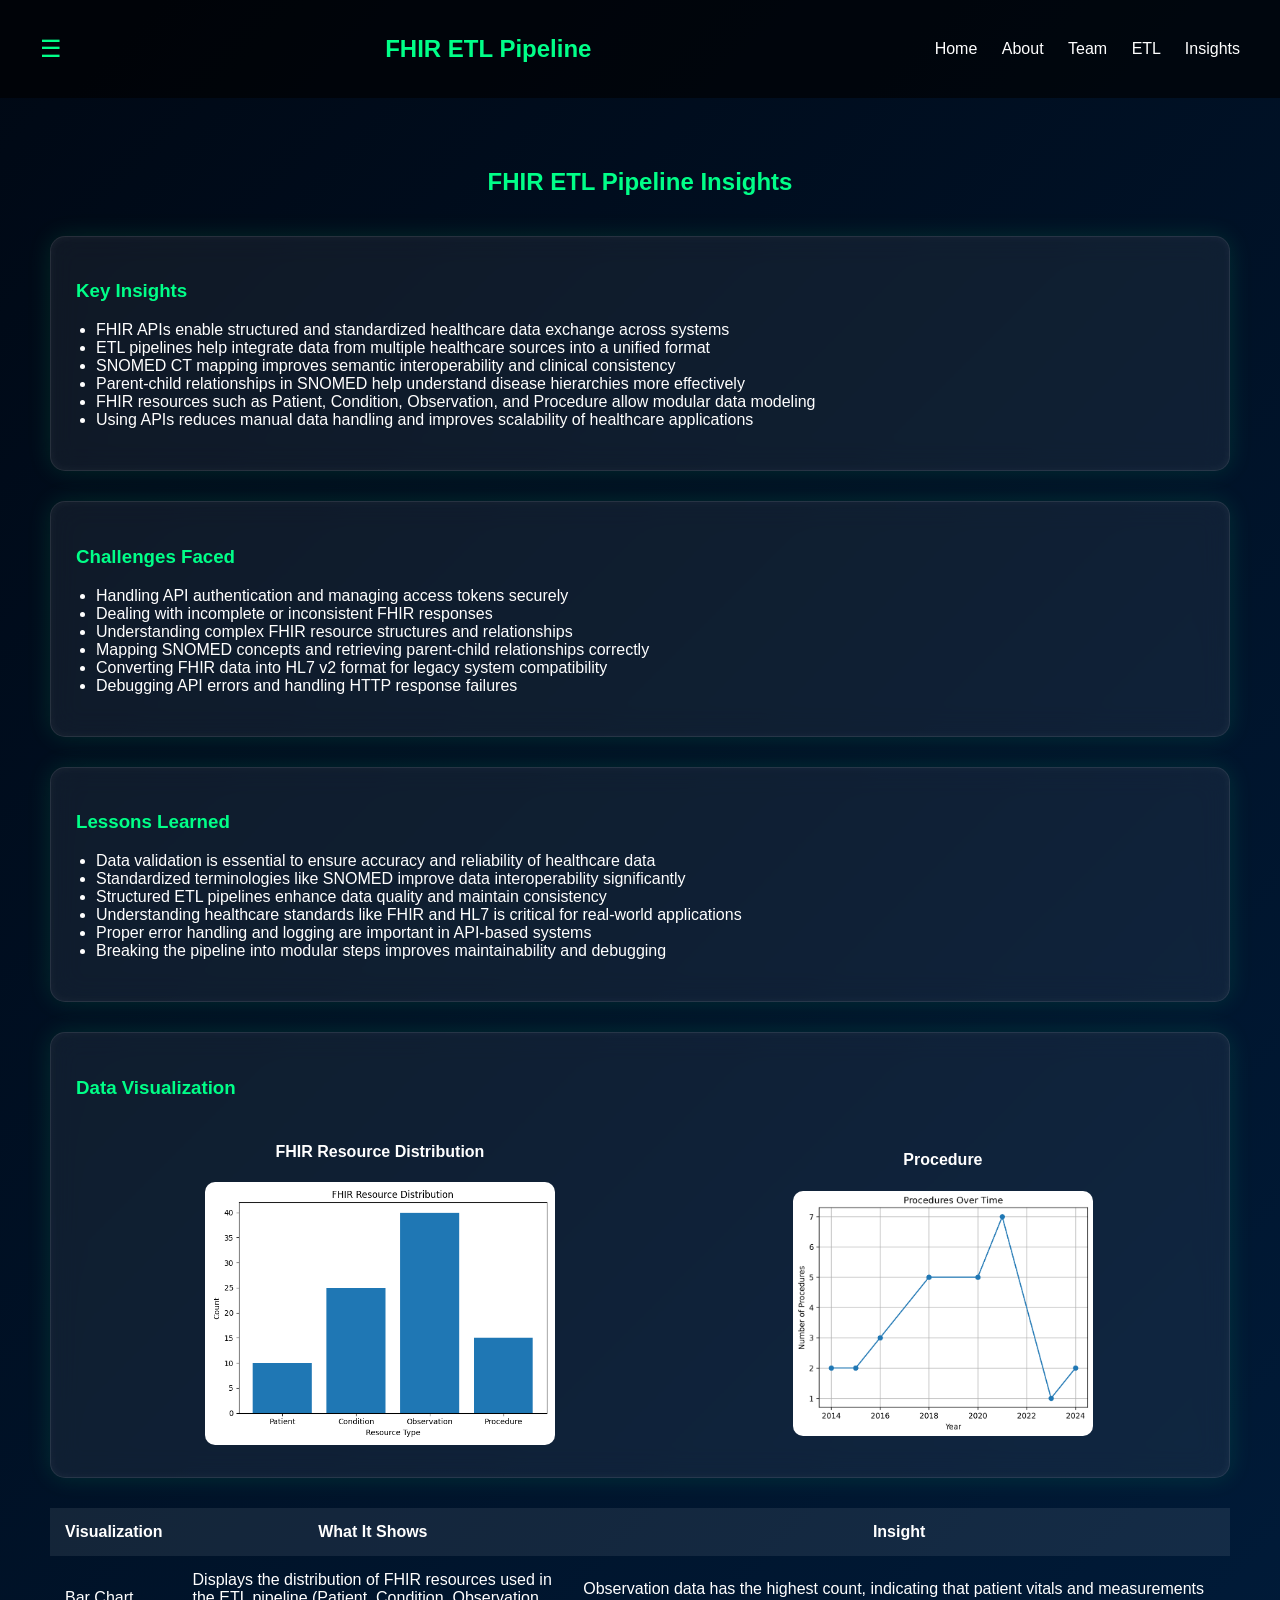
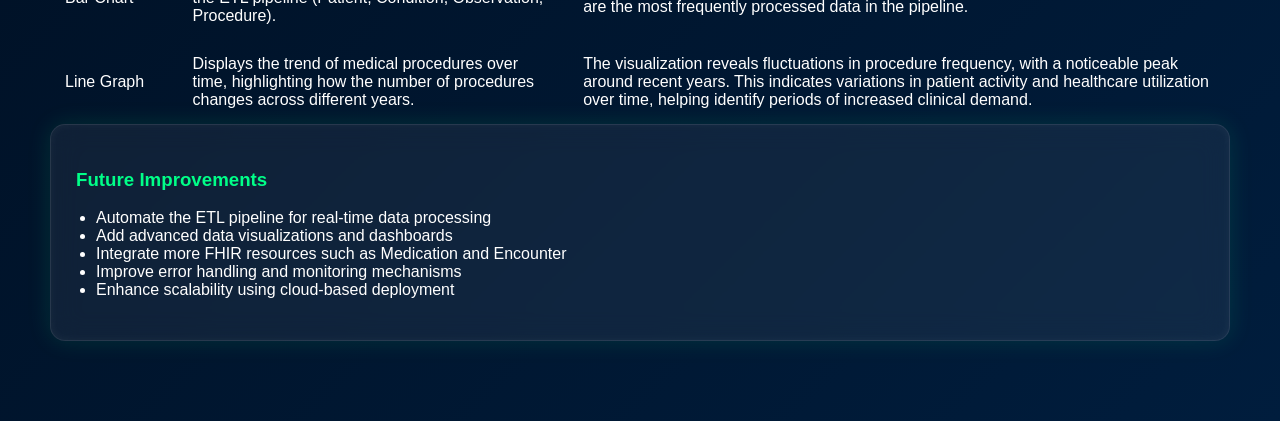
<file: insights.html>
<!DOCTYPE html>
<html lang="en">
<head>
<meta charset="UTF-8">
<title>FHIR ETL Pipeline - Insights</title>

<style>

/*GLOBAL*/
body {
    margin: 0;
    font-family: Arial, sans-serif;
    background: linear-gradient(135deg, #000814, #001d3d);
    color: white;
}

/*HEADER*/
header {
    display: flex;
    justify-content: space-between;
    align-items: center;
    padding: 15px 40px;
    background: rgba(0,0,0,0.6);
    position: sticky;
    top: 0;
    z-index: 1000;
}

.logo {
    color: #00ff88;
}

nav a {
    color: white;
    margin-left: 20px;
    text-decoration: none;
}

nav a:hover {
    color: #00ff88;
}

/*MENU BUTTON*/
.menu-btn {
    font-size: 24px;
    cursor: pointer;
    color: #00ff88;
}

/*DROPDOWN*/
.dropdown {
    position: fixed;
    top: 70px;
    left: 0;
    width: 100%;
    background: rgba(0,0,0,0.85);
    backdrop-filter: blur(16px);
    padding: 30px 50px;
    display: grid;
    grid-template-columns: repeat(auto-fit, minmax(220px, 1fr));
    gap: 25px;
    opacity: 0;
    transform: translateY(-20px);
    pointer-events: none;
    transition: 0.3s ease;
    z-index: 9999;
}

.dropdown.active {
    opacity: 1;
    transform: translateY(0);
    pointer-events: auto;
}

/* MENU BOX */
.menu-box {
    background: rgba(255,255,255,0.05);
    backdrop-filter: blur(12px);
    padding: 18px;
    border-radius: 12px;
    border: 1px solid rgba(255,255,255,0.1);
    box-shadow:
        0 0 20px rgba(0,255,136,0.15),
        inset 0 0 10px rgba(255,255,255,0.05);
}

.menu-box h3 {
    color: #00ff88;
}

.menu-box a {
    display: block;
    color: white;
    padding: 6px 0;
    text-decoration: none;
}

.menu-box a:hover {
    color: #00ff88;
}

/*CONTENT*/
.container {
    padding: 50px;
}

.title {
    text-align: center;
    color: #00ff88;
    margin-bottom: 40px;
}

/* GLOSSY CARDS  */
.card {
    margin-bottom: 30px;
    padding: 25px;
    border-radius: 15px;

    background: rgba(255,255,255,0.06);
    backdrop-filter: blur(14px);
    border: 1px solid rgba(255,255,255,0.1);

    box-shadow:
        0 0 25px rgba(0,255,136,0.12),
        inset 0 0 10px rgba(255,255,255,0.05);

    transition: 0.3s ease;
}

/* HOVER GLOW */
.card:hover {
    transform: scale(1.01);
    box-shadow:
        0 0 35px rgba(0,255,136,0.35),
        inset 0 0 15px rgba(255,255,255,0.08);
}

/* HEADINGS */
.card h3 {
    color: #00ff88;
}

/* LIST */
ul {
    margin-top: 10px;
    padding-left: 20px;
}

</style>
</head>

<body>

<!-- HEADER -->
<header>
    <div class="menu-btn" onclick="toggleMenu()">☰</div>
    <h2 class="logo">FHIR ETL Pipeline</h2>

    <nav>
        <a href="index.html">Home</a>
        <a href="about.html">About</a>
        <a href="team.html">Team</a>
        <a href="etl.html">ETL</a>
        <a href="insights.html">Insights</a>
    </nav>
</header>

<!-- DROPDOWN -->
<div id="dropdown" class="dropdown">

    <div class="menu-box">
        <h3> Home</h3>
        <a href="index.html">Project Overview</a>
    </div>

    <div class="menu-box">
        <h3> ETL Pipeline</h3>
        <a href="etl.html">Extraction</a>
        <a href="etl.html">Transformation</a>
        <a href="etl.html">Loading</a>
        <a href="etl.html">Five Tasks</a>
    </div>

    <div class="menu-box">
        <h3> Insights</h3>
        <a href="#key">Key Insights</a>
        <a href="#challenges">Challenges</a>
        <a href="#lessons">Lessons Learned</a>
        <a href="#visualization">Data Visualization</a>
        <a href="#future">Future Improvements</a>
    </div>


    <div class="menu-box">
        <h3> Team</h3>
        <a href="team.html">Team Contribution</a>
    </div>

    <div class="menu-box">
        <h3> About</h3>
        <a href="about.html">Presentation Content</a>
    </div>

</div>

<!-- CONTENT -->
<div class="container">

    <h2 class="title"> FHIR ETL Pipeline Insights</h2>

    <!-- KEY INSIGHTS -->
    <div id="key" class="card">
        <h3> Key Insights</h3>
        <ul>
            <li>FHIR APIs enable structured and standardized healthcare data exchange across systems</li>
            <li>ETL pipelines help integrate data from multiple healthcare sources into a unified format</li>
            <li>SNOMED CT mapping improves semantic interoperability and clinical consistency</li>
            <li>Parent-child relationships in SNOMED help understand disease hierarchies more effectively</li>
            <li>FHIR resources such as Patient, Condition, Observation, and Procedure allow modular data modeling</li>
            <li>Using APIs reduces manual data handling and improves scalability of healthcare applications</li>
        </ul>
    </div>

    <!-- CHALLENGES -->
    <div id="challenges" class="card">
        <h3> Challenges Faced</h3>
        <ul>
            <li>Handling API authentication and managing access tokens securely</li>
            <li>Dealing with incomplete or inconsistent FHIR responses</li>
            <li>Understanding complex FHIR resource structures and relationships</li>
            <li>Mapping SNOMED concepts and retrieving parent-child relationships correctly</li>
            <li>Converting FHIR data into HL7 v2 format for legacy system compatibility</li>
            <li>Debugging API errors and handling HTTP response failures</li>
        </ul>
    </div>

    <!-- LESSONS -->
    <div id="lessons" class="card">
        <h3> Lessons Learned</h3>
        <ul>
            <li>Data validation is essential to ensure accuracy and reliability of healthcare data</li>
            <li>Standardized terminologies like SNOMED improve data interoperability significantly</li>
            <li>Structured ETL pipelines enhance data quality and maintain consistency</li>
            <li>Understanding healthcare standards like FHIR and HL7 is critical for real-world applications</li>
            <li>Proper error handling and logging are important in API-based systems</li>
            <li>Breaking the pipeline into modular steps improves maintainability and debugging</li>
        </ul>
    </div>

   <!-- DATA VISUALIZATION -->
<div class="card">
    <h3> Data Visualization</h3>

    <table style="width:100%; margin-top:20px;">
        <tr>
            <td style="text-align:center;">
                <h4>FHIR Resource Distribution</h4>
                <img src="images/etl_chart.png" style="width:350px; border-radius:10px;">
            </td>

            <td style="text-align:center;">
                <h4>Procedure</h4>
                <img src="images/procedure_chart.png" style="width:300px; border-radius:10px;">
            </td>
        </tr>
    </table>

</div>
    <!-- GRAPH EXPLANATION -->
    <!-- GRAPH EXPLANATION -->
<table style="width:100%; margin-top:25px; border-collapse: collapse;">
    <tr style="background: rgba(255,255,255,0.08);">
        <th style="padding:15px;">Visualization</th>
        <th style="padding:15px;">What It Shows</th>
        <th style="padding:15px;">Insight</th>
    </tr>

    <tr>
        <td style="padding:15px;">Bar Chart</td>
        <td style="padding:15px;">
            Displays the distribution of FHIR resources used in the ETL pipeline
            (Patient, Condition, Observation, Procedure).
        </td>
        <td style="padding:15px;">
            Observation data has the highest count, indicating that patient vitals
            and measurements are the most frequently processed data in the pipeline.
        </td>
    </tr>

    <tr>
        <td style="padding:15px;">Line Graph</td>
        <td style="padding:15px;">
            Displays the trend of medical procedures over time, highlighting how the number of procedures changes across different years.
        </td>
        <td style="padding:15px;">
            The visualization reveals fluctuations in procedure frequency, with a noticeable peak around recent years.
            This indicates variations in patient activity and healthcare utilization over time, helping identify periods of increased clinical demand.
        </td>
    </tr>
</table>
    <!-- FUTURE IMPROVEMENTS -->
    <div id="future" class="card">
        <h3> Future Improvements</h3>
        <ul>
            <li>Automate the ETL pipeline for real-time data processing</li>
            <li>Add advanced data visualizations and dashboards</li>
            <li>Integrate more FHIR resources such as Medication and Encounter</li>
            <li>Improve error handling and monitoring mechanisms</li>
            <li>Enhance scalability using cloud-based deployment</li>
        </ul>
    </div>

</div>

<!-- SCRIPT -->
<script>

const dropdown = document.getElementById("dropdown");

function toggleMenu() {
    dropdown.classList.toggle("active");
}

/* AUTO CLOSE ON CLICK */
document.querySelectorAll(".dropdown a").forEach(link => {
    link.addEventListener("click", () => {
        dropdown.classList.remove("active");
    });
});

/* CLICK OUTSIDE CLOSE */
document.addEventListener("click", function(e) {
    const menuBtn = document.querySelector(".menu-btn");

    if (!dropdown.contains(e.target) && !menuBtn.contains(e.target)) {
        dropdown.classList.remove("active");
    }
});

</script>

</body>
</html>
</file>
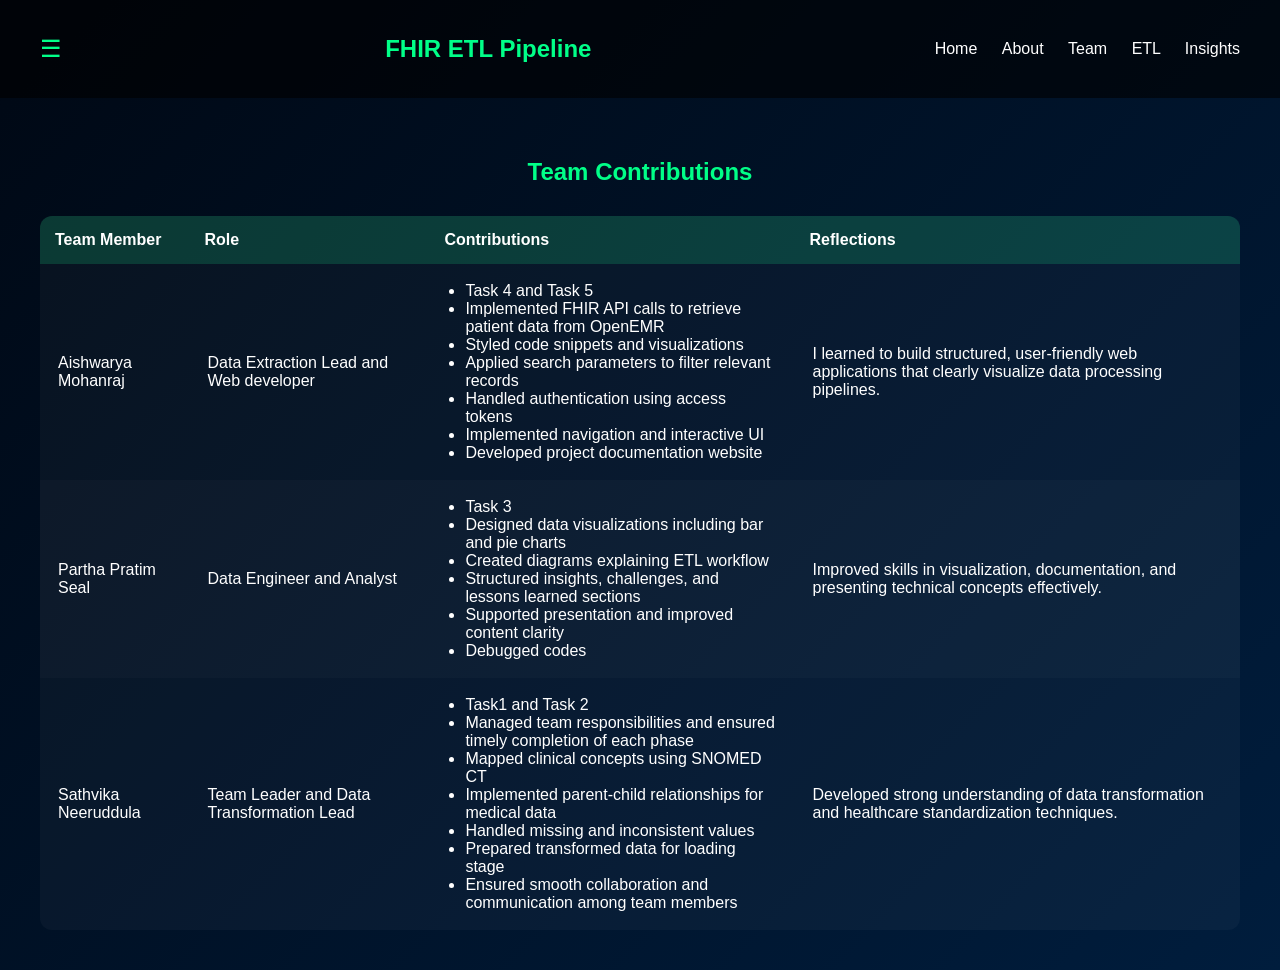
<file: team.html>
<!DOCTYPE html>
<html lang="en">
<head>
<meta charset="UTF-8">
<title>FHIR ETL Pipeline - Team</title>

<style>

/* GLOBAL */
body {
    margin: 0;
    font-family: Arial, sans-serif;
    background: linear-gradient(135deg, #000814, #001d3d);
    color: white;
}

/* HEADER  */
header {
    display: flex;
    justify-content: space-between;
    align-items: center;
    padding: 15px 40px;
    background: rgba(0,0,0,0.6);
    position: sticky;
    top: 0;
    z-index: 1000;
}

.logo {
    color: #00ff88;
}

nav a {
    color: white;
    margin-left: 20px;
    text-decoration: none;
}

nav a:hover {
    color: #00ff88;
}

/* ===== MENU BUTTON ===== */
.menu-btn {
    font-size: 24px;
    cursor: pointer;
    color: #00ff88;
}

/* DROPDOWN */
.dropdown {
    position: fixed;
    top: 70px;
    left: 0;
    width: 100%;
    background: rgba(0,0,0,0.85);
    backdrop-filter: blur(14px);
    padding: 30px 50px;
    display: grid;
    grid-template-columns: repeat(auto-fit, minmax(220px, 1fr));
    gap: 25px;
    opacity: 0;
    transform: translateY(-20px);
    pointer-events: none;
    transition: 0.3s ease;
    z-index: 9999;
}

.dropdown.active {
    opacity: 1;
    transform: translateY(0);
    pointer-events: auto;
}

/* MENU BOX */
.menu-box {
    background: rgba(255,255,255,0.05);
    backdrop-filter: blur(12px);
    padding: 18px;
    border-radius: 12px;
    border: 1px solid rgba(255,255,255,0.1);
    box-shadow:
        0 0 20px rgba(0,255,136,0.15),
        inset 0 0 10px rgba(255,255,255,0.05);
}

.menu-box h3 {
    color: #00ff88;
}

.menu-box a {
    display: block;
    color: white;
    padding: 6px 0;
    text-decoration: none;
}

.menu-box a:hover {
    color: #00ff88;
}

/*CONTENT*/
.features {
    padding: 40px;
}

.features h2 {
    text-align: center;
    color: #00ff88;
}

/* TABLE  */
.team-table {
    width: 100%;
    border-collapse: collapse;
    margin-top: 30px;
    border-radius: 12px;
    overflow: hidden;
}

/* HEADER */
.team-table th {
    padding: 15px;
    background: rgba(0,255,136,0.15);
    text-align: left;
}

/* ROWS */
.team-table td {
    padding: 18px;
}

/* BASE ROW */
.team-table tr {
    background: rgba(255,255,255,0.05);
    transition: 0.3s ease;
}

/* HOVER EFFECT*/
.team-table tr:hover {
    background: rgba(0,255,136,0.12);
    transform: scale(1.01);
    box-shadow: 0 0 20px rgba(0,255,136,0.25);
}

/* SELECTED ROW */
.team-table tr.selected {
    background: rgba(0,255,136,0.2);
    box-shadow: 0 0 25px rgba(0,255,136,0.6);
}

/* ALT ROW */
.team-table tr:nth-child(even) {
    background: rgba(255,255,255,0.03);
}

/* LIST */
ul {
    margin: 0;
    padding-left: 18px;
}

</style>
</head>

<body>

<!-- HEADER -->
<header>
    <div class="menu-btn" onclick="toggleMenu()">☰</div>
    <h2 class="logo">FHIR ETL Pipeline</h2>

    <nav>
        <a href="index.html">Home</a>
        <a href="about.html">About</a>
        <a href="team.html">Team</a>
        <a href="etl.html">ETL</a>
        <a href="insights.html">Insights</a>
    </nav>
</header>

<!-- DROPDOWN -->
<div id="dropdown" class="dropdown">

    <div class="menu-box">
        <h3> Home</h3>
        <a href="index.html">Project Overview</a>
    </div>

    <div class="menu-box">
        <h3> ETL Pipeline</h3>
        <a href="etl.html">Extraction</a>
        <a href="etl.html">Transformation</a>
        <a href="etl.html">Loading</a>
        <a href="etl.html">Five Tasks</a>
    </div>

    <div class="menu-box">
        <h3> Insights</h3>
        <a href="insights.html">Key Insights</a>
        <a href="insights.html">Challenges</a>
        <a href="insights.html">Lessons Learned</a>
    </div>

    <div class="menu-box">
        <h3> Team</h3>
        <a href="team.html">Team Contribution</a>
    </div>

    <div class="menu-box">
        <h3> About</h3>
        <a href="about.html">Presentation Content</a>
    </div>

</div>

<!-- CONTENT -->
<section class="features">

    <h2> Team Contributions</h2>

    <table class="team-table" id="teamTable">

        <tr>
            <th>Team Member</th>
            <th>Role</th>
            <th>Contributions</th>
            <th>Reflections</th>
        </tr>

        <tr>
            <td>Aishwarya Mohanraj</td>
            <td>Data Extraction Lead and Web developer</td>

            <td>
                <ul>
                    <li> Task 4 and Task 5 </li>
                    <li>Implemented FHIR API calls to retrieve patient data from OpenEMR</li>
                    <li>Styled code snippets and visualizations</li>
                    <li>Applied search parameters to filter relevant records</li>
                    <li>Handled authentication using access tokens</li>
                    <li>Implemented navigation and interactive UI</li>
                     <li>Developed project documentation website</li>
                </ul>
            </td>
            <td>
                I learned to build structured, user-friendly web applications that clearly visualize data processing pipelines.
            </td>
        </tr>

        <tr>
            <td>Partha Pratim Seal</td>
            <td>Data Engineer and Analyst</td>
            <td>
                <ul>
                    <li> Task 3 </li>
                    <li>Designed data visualizations including bar and pie charts</li>
                    <li>Created diagrams explaining ETL workflow</li>
                    <li>Structured insights, challenges, and lessons learned sections</li>
                    <li>Supported presentation and improved content clarity</li>
                    <li>Debugged codes</li>

                </ul>
            </td>
            <td>
                Improved skills in visualization, documentation, and presenting technical concepts effectively.
            </td>
        </tr>

        <tr>
            <td>Sathvika Neeruddula</td>
            <td> Team Leader and Data Transformation Lead  </td>
            <td>
                <ul>
                    <li> Task1 and Task 2 </li>
                    <li>Managed team responsibilities and ensured timely completion of each phase</li>
                    <li>Mapped clinical concepts using SNOMED CT</li>
                    <li>Implemented parent-child relationships for medical data</li>
                    <li>Handled missing and inconsistent values</li>
                    <li>Prepared transformed data for loading stage</li>
                    <li>Ensured smooth collaboration and communication among team members</li>
                </ul>
            </td>
            <td>
                Developed strong understanding of data transformation and healthcare standardization techniques.
            </td>
        </tr>

    </table>

</section>

<!-- SCRIPT -->
<script>

const dropdown = document.getElementById("dropdown");

function toggleMenu() {
    dropdown.classList.toggle("active");
}

/* AUTO CLOSE */
document.querySelectorAll(".dropdown a").forEach(link => {
    link.addEventListener("click", () => {
        dropdown.classList.remove("active");
    });
});

/* CLICK OUTSIDE */
document.addEventListener("click", function(e) {
    const menuBtn = document.querySelector(".menu-btn");

    if (!dropdown.contains(e.target) && !menuBtn.contains(e.target)) {
        dropdown.classList.remove("active");
    }
});

/* ROW SELECTION  */
const rows = document.querySelectorAll("#teamTable tr");

rows.forEach((row, index) => {
    if (index === 0) return;

    row.addEventListener("click", () => {
        rows.forEach(r => r.classList.remove("selected"));
        row.classList.add("selected");
    });
});

</script>

</body>
</html>
</file>
